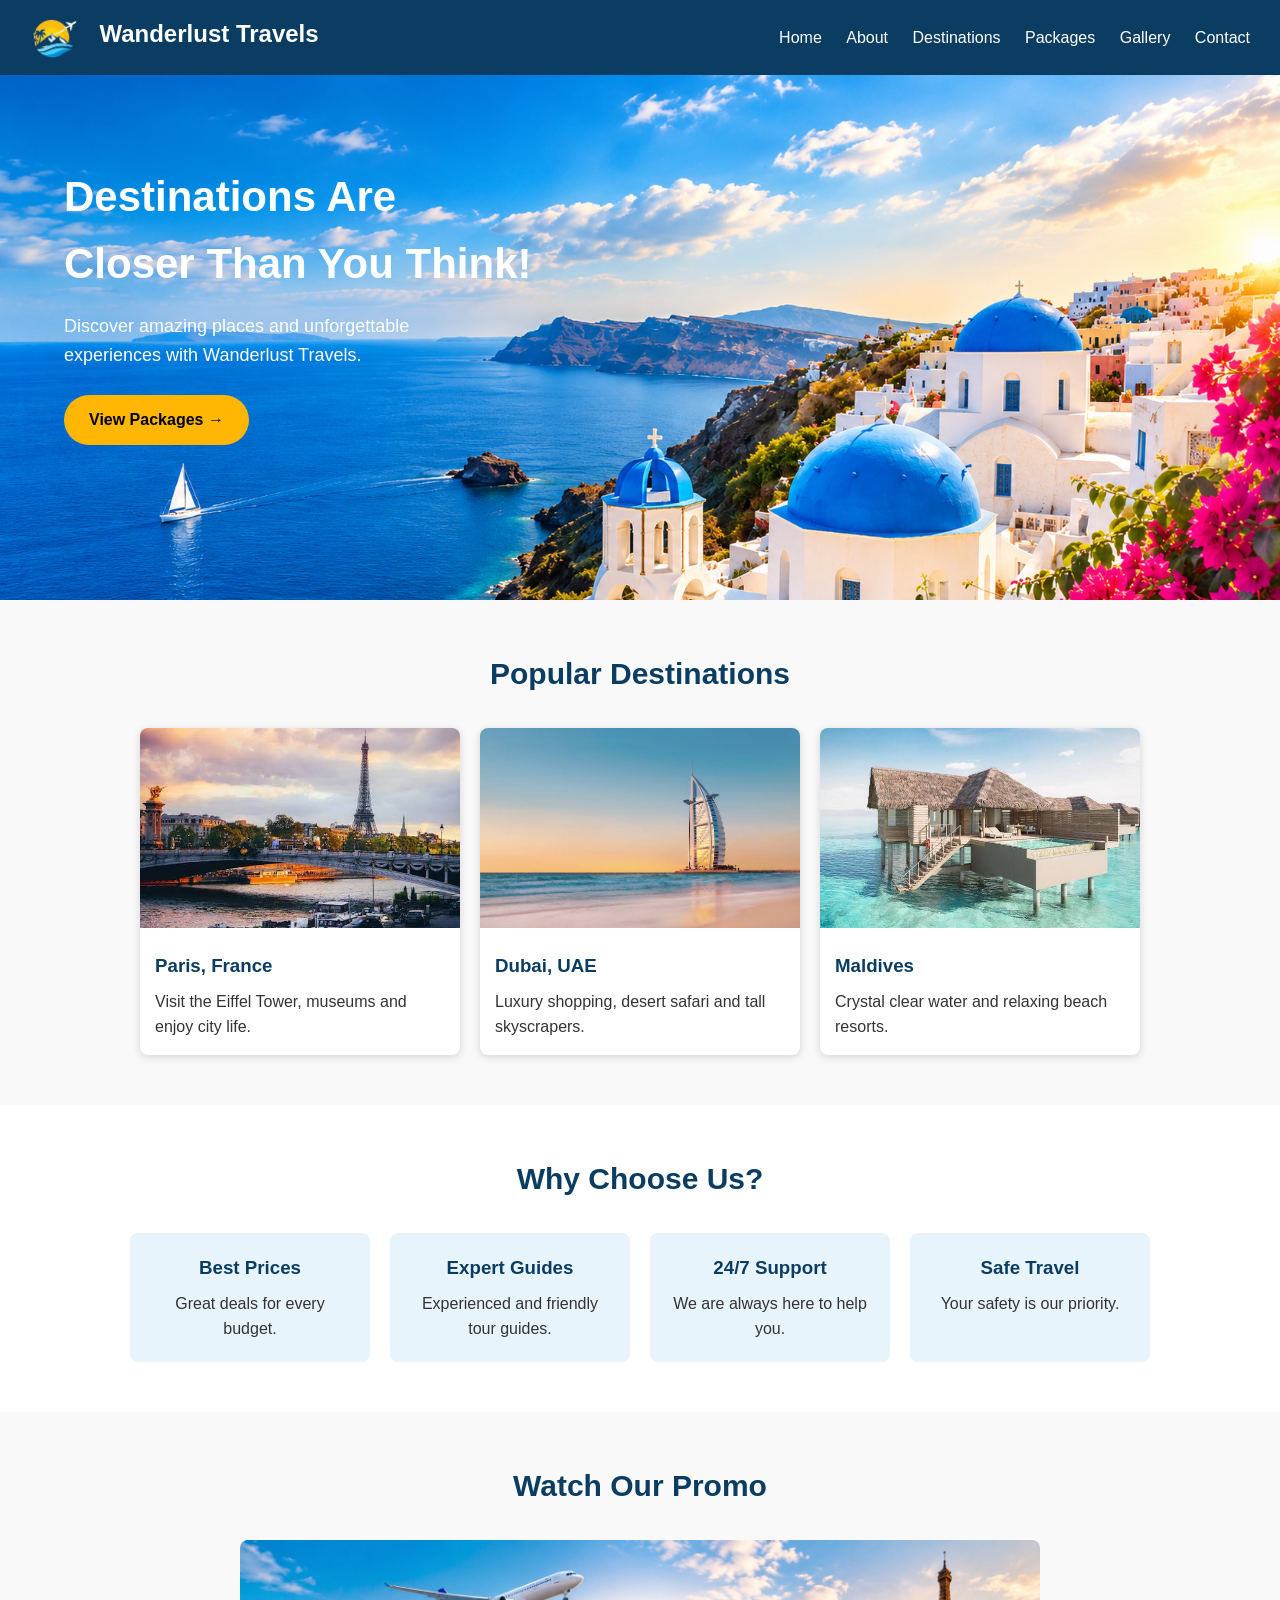
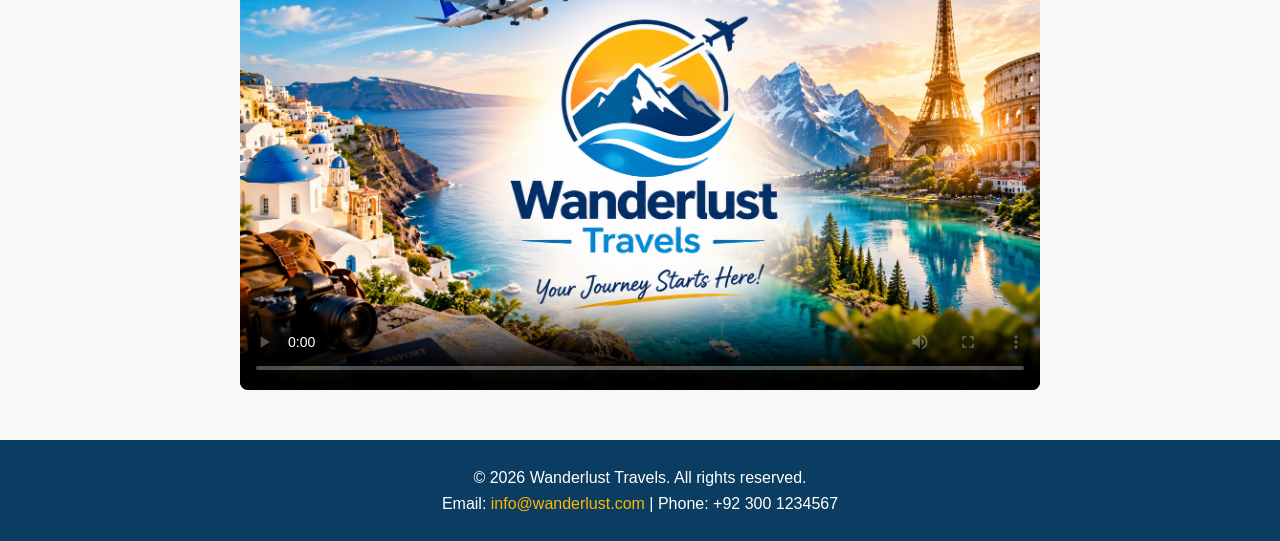
<file: travel-agency/index.html>
<!DOCTYPE html>
<html lang="en">
<head>
  <meta charset="UTF-8">
  <meta name="viewport" content="width=device-width, initial-scale=1.0">
  <title>Wanderlust Travels | Home</title>
  <link rel="shortcut icon" href="../images/logo.png">
  <link rel="stylesheet" href="../css/style.css">

  <style>
    .page {
      width: 100%;
      height: 600px;
      text-align: left;
      background-image: url(../images/bg-image.png);
      background-size: cover;
      background-repeat: no-repeat;
      padding: 163px 64px;
    }

    .why-box {
      display: flex;
      flex-wrap: wrap;
      gap: 20px;
      justify-content: center;
    }

    .why-item {
      background-color: #e8f4fb;
      width: 240px;
      padding: 20px;
      text-align: center;
      border-radius: 8px;
    }

    .why-item h3 {
      color: #0b3d62;
      margin-bottom: 8px;
    }
  </style>
</head>
<body>

  <header style="position: fixed; width: 100%; z-index: 9999;">
    <div class="logo">
      <img src="../images/logo2.png">
      Wanderlust Travels
    </div>
    <nav>
      <a href="index.html">Home</a>
      <a href="about.html">About</a>
      <a href="destinations.html">Destinations</a>
      <a href="packages.html">Packages</a>
      <a href="gallery.html">Gallery</a>
      <a href="contact.html">Contact</a>
    </nav>
  </header>

  <div class="page">
    <h1>Destinations Are <br>Closer Than You Think!</h1>
    <p>Discover amazing places and unforgettable <br> experiences with Wanderlust Travels.</p>
    <a href="packages.html" class="btn" style="border-radius: 40px;">View Packages  &rarr;</a>
  </div>

  <section>
    <div class="container">
      <h2>Popular Destinations</h2>
      <div class="card-box">

        <div class="card">
          <img src="../images/paris.jpg" alt="Paris">
          <div class="card-content">
            <h3>Paris, France</h3>
            <p>Visit the Eiffel Tower, museums and enjoy city life.</p>
          </div>
        </div>

        <div class="card">
          <img src="../images/dubai.jpg" alt="Dubai">
          <div class="card-content">
            <h3>Dubai, UAE</h3>
            <p>Luxury shopping, desert safari and tall skyscrapers.</p>
          </div>
        </div>

        <div class="card">
          <img src="../images/Maldives.jpg" alt="Maldives">
          <div class="card-content">
            <h3>Maldives</h3>
            <p>Crystal clear water and relaxing beach resorts.</p>
          </div>
        </div>

      </div>
    </div>
  </section>

  <section style="background-color: #ffffff;">
    <div class="container">
      <h2>Why Choose Us?</h2>
      <div class="why-box">
        <div class="why-item">
          <h3>Best Prices</h3>
          <p>Great deals for every budget.</p>
        </div>
        <div class="why-item">
          <h3>Expert Guides</h3>
          <p>Experienced and friendly tour guides.</p>
        </div>
        <div class="why-item">
          <h3>24/7 Support</h3>
          <p>We are always here to help you.</p>
        </div>
        <div class="why-item">
          <h3>Safe Travel</h3>
          <p>Your safety is our priority.</p>
        </div>
      </div>
    </div>
  </section>

  <section>
    <div class="container">
      <h2>Watch Our Promo</h2>
      <video src="../videos/promo_video.mp4" controls poster="../images/wanderlust_travels.png"></video>
    </div>
  </section>

  <footer>
    <p>&copy; 2026 Wanderlust Travels. All rights reserved.</p>
    <p>Email: <a href="mailto:info@wanderlust.com">info@wanderlust.com</a> | Phone: +92 300 1234567</p>
  </footer>

</body>
</html>
</file>
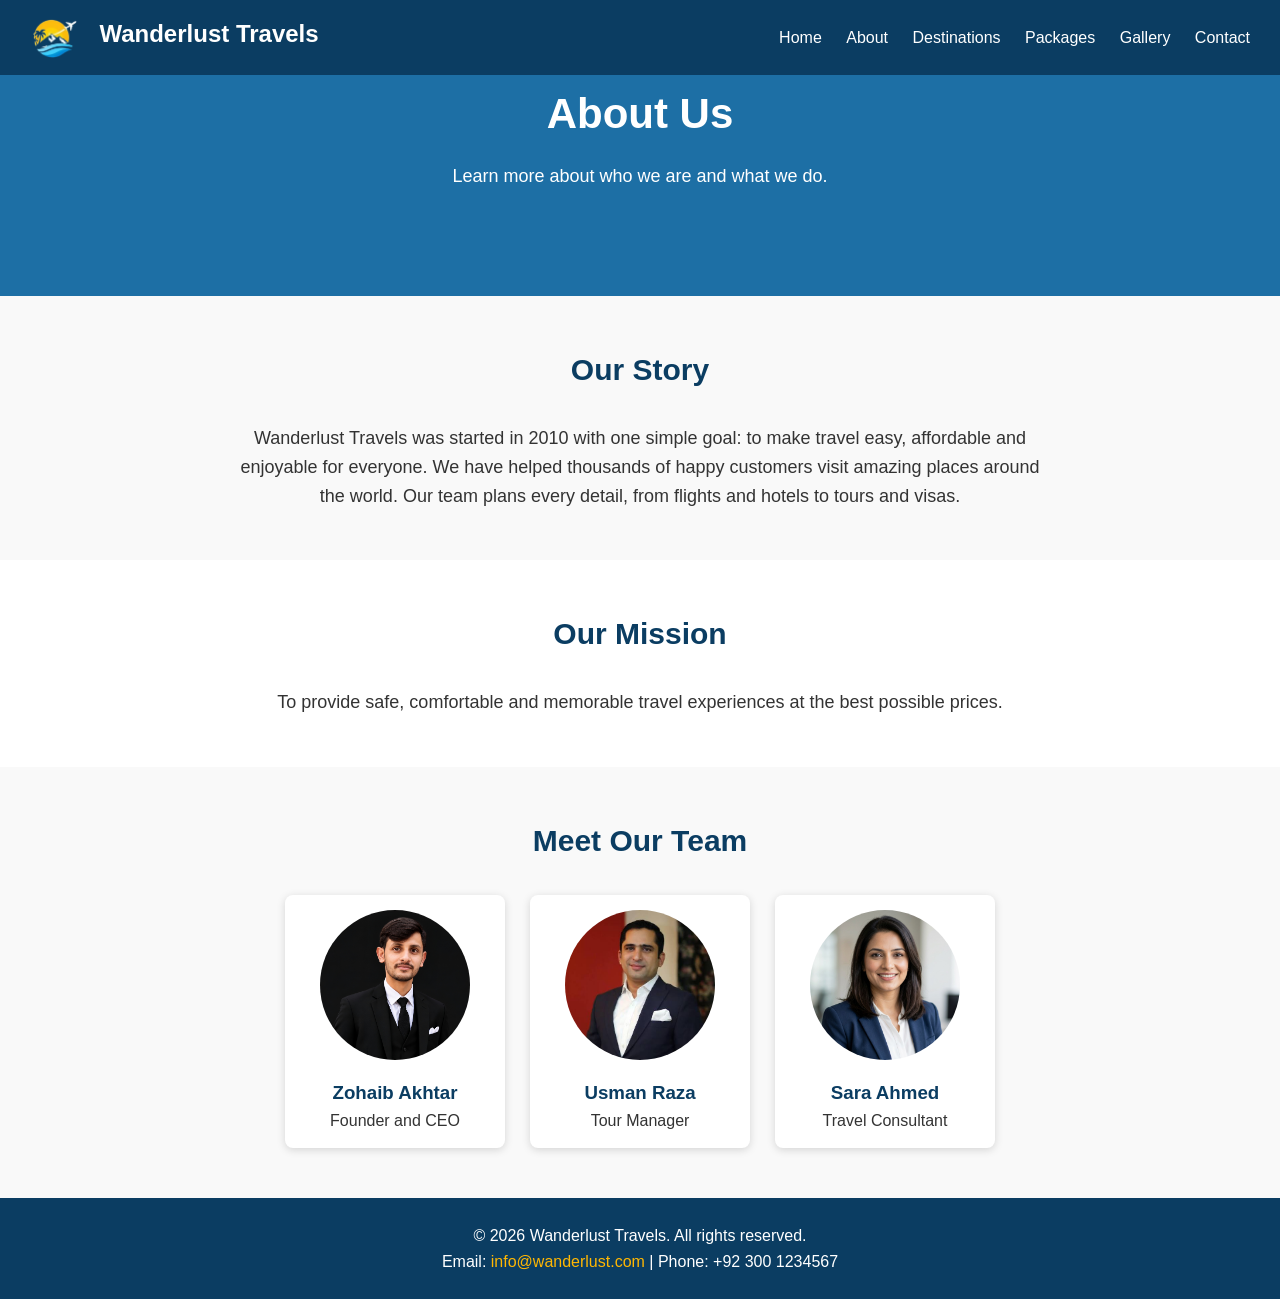
<file: travel-agency/about.html>
<!DOCTYPE html>
<html lang="en">
<head>
  <meta charset="UTF-8">
  <meta name="viewport" content="width=device-width, initial-scale=1.0">
  <title>About Us | Wanderlust Travels</title>
  <link rel="shortcut icon" href="../images/logo.png">  
  <link rel="stylesheet" href="../css/style.css">

  <style>
    .about-text {
      max-width: 800px;
      margin: auto;
      text-align: center;
      font-size: 18px;
    }

    .team-box {
      display: flex;
      gap: 25px;
      justify-content: center;
    }

    .team-member {
      width: 220px;
      text-align: center;
      background-color: white;
      padding: 15px;
      border-radius: 8px;
      box-shadow: 0 2px 8px rgba(0, 0, 0, 0.15);
    }

    .team-member:hover {
      transform: translateY(-10px);
      box-shadow: 0 10px 25px rgba(0, 0, 0, 0.2);
    }

    .team-member img {
      width: 150px;
      height: 150px;
      border-radius: 50%;
      object-fit: cover;
    }

    .team-member h3 {
      margin-top: 10px;
      color: #0b3d62;
    }
  </style>
</head>
<body>

  <header style="position: fixed; width: 100%; z-index: 9999;">
    <div class="logo">
      <img src="../images/logo2.png">
      Wanderlust Travels
    </div>
    <nav>
      <a href="index.html">Home</a>
      <a href="about.html">About</a>
      <a href="destinations.html">Destinations</a>
      <a href="packages.html">Packages</a>
      <a href="gallery.html">Gallery</a>
      <a href="contact.html">Contact</a>
    </nav>
  </header>

  <div class="page">
    <h1>About Us</h1>
    <p>Learn more about who we are and what we do.</p>
  </div>

  <section>
    <div class="container">
      <h2>Our Story</h2>
      <p class="about-text">
        Wanderlust Travels was started in 2010 with one simple goal: to make travel easy,
        affordable and enjoyable for everyone. We have helped thousands of happy customers
        visit amazing places around the world. Our team plans every detail, from flights and
        hotels to tours and visas.
      </p>
    </div>
  </section>

  <section style="background-color: #ffffff;">
    <div class="container">
      <h2>Our Mission</h2>
      <p class="about-text">
        To provide safe, comfortable and memorable travel experiences at the best possible prices.
      </p>
    </div>
  </section>

  <section>
    <div class="container">
      <h2>Meet Our Team</h2>
      <div class="team-box">

        <div class="team-member">
          <img src="../images/Zohaib.jpg" alt="Team member 1">
          <h3>Zohaib Akhtar</h3>
          <p>Founder and CEO</p>
        </div>

        <div class="team-member">
          <img src="../images/Usman.jpg" alt="Team member 2">
          <h3>Usman Raza</h3>
          <p>Tour Manager</p>
        </div>

        <div class="team-member">
          <img src="../images/Sara.jpg" alt="Team member 3">
          <h3>Sara Ahmed</h3>
          <p>Travel Consultant</p>
        </div>

      </div>
    </div>
  </section>

  <footer>
    <p>&copy; 2026 Wanderlust Travels. All rights reserved.</p>
    <p>Email: <a href="mailto:info@wanderlust.com">info@wanderlust.com</a> | Phone: +92 300 1234567</p>
  </footer>

</body>
</html>
</file>
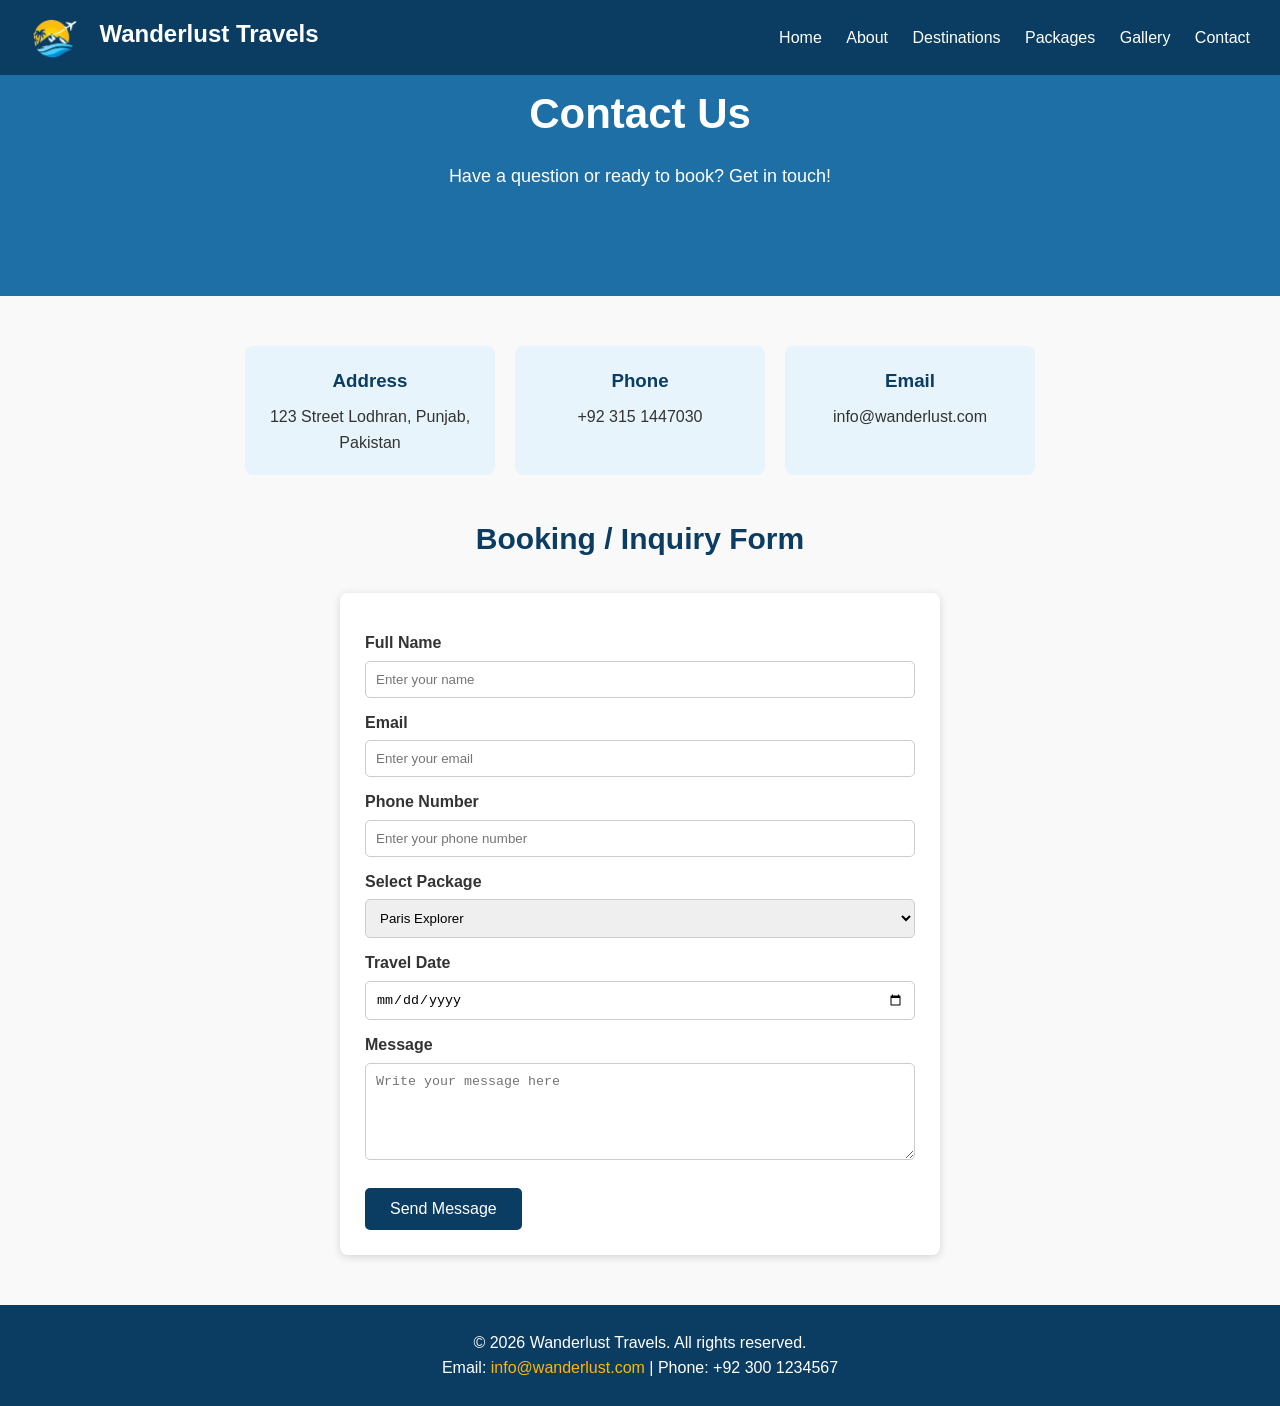
<file: travel-agency/contact.html>
<!DOCTYPE html>
<html lang="en">
<head>
  <meta charset="UTF-8">
  <meta name="viewport" content="width=device-width, initial-scale=1.0">
  <title>Contact Us | Wanderlust Travels</title>
  <link rel="shortcut icon" href="../images/logo.png">
  <link rel="stylesheet" href="../css/style.css">

  <style>
    .contact-info {
      display: flex;
      flex-wrap: wrap;
      gap: 20px;
      justify-content: center;
      margin-bottom: 40px;
    }

    .info-box {
      background-color: #e8f4fb;
      width: 250px;
      padding: 20px;
      text-align: center;
      border-radius: 8px;
    }

    .info-box h3 {
      color: #0b3d62;
      margin-bottom: 8px;
    } 
  </style>
</head>
<body>

  <header style="position: fixed; width: 100%; z-index: 9999;">
    <div class="logo">
      <img src="../images/logo2.png">
      Wanderlust Travels
    </div>
    <nav>
      <a href="index.html">Home</a>
      <a href="about.html">About</a>
      <a href="destinations.html">Destinations</a>
      <a href="packages.html">Packages</a>
      <a href="gallery.html">Gallery</a>
      <a href="contact.html">Contact</a>
    </nav>
  </header>

  <div class="page">
    <h1>Contact Us</h1>
    <p>Have a question or ready to book? Get in touch!</p>
  </div>

  <section>
    <div class="container">

      <div class="contact-info">
        <div class="info-box">
          <h3>Address</h3>
          <p>123 Street Lodhran, Punjab, Pakistan</p>
        </div>
        <div class="info-box">
          <h3>Phone</h3>
          <p>+92 315 1447030</p>
        </div>
        <div class="info-box">
          <h3>Email</h3>
          <p>info@wanderlust.com</p>
        </div>
      </div>

      <h2>Booking / Inquiry Form</h2>
      <form action="#" method="post">

        <label for="name">Full Name</label>
        <input type="text" id="name" name="name" placeholder="Enter your name" required>

        <label for="email">Email</label>
        <input type="email" id="email" name="email" placeholder="Enter your email" required>

        <label for="phone">Phone Number</label>
        <input type="tel" id="phone" name="phone" placeholder="Enter your phone number">

        <label for="package">Select Package</label>
        <select id="package" name="package">
          <option>Paris Explorer</option>
          <option>Dubai Delight</option>
          <option>Maldives Escape</option>
          <option>Custom Package</option>
        </select>

        <label for="date">Travel Date</label>
        <input type="date" id="date" name="date">

        <label for="message">Message</label>
        <textarea id="message" name="message" rows="5" placeholder="Write your message here"></textarea>

        <button type="submit">Send Message</button>
      </form>

    </div>
  </section>

  <footer>
    <p>&copy; 2026 Wanderlust Travels. All rights reserved.</p>
    <p>Email: <a href="mailto:info@wanderlust.com">info@wanderlust.com</a> | Phone: +92 300 1234567</p>
  </footer>

</body>
</html>
</file>
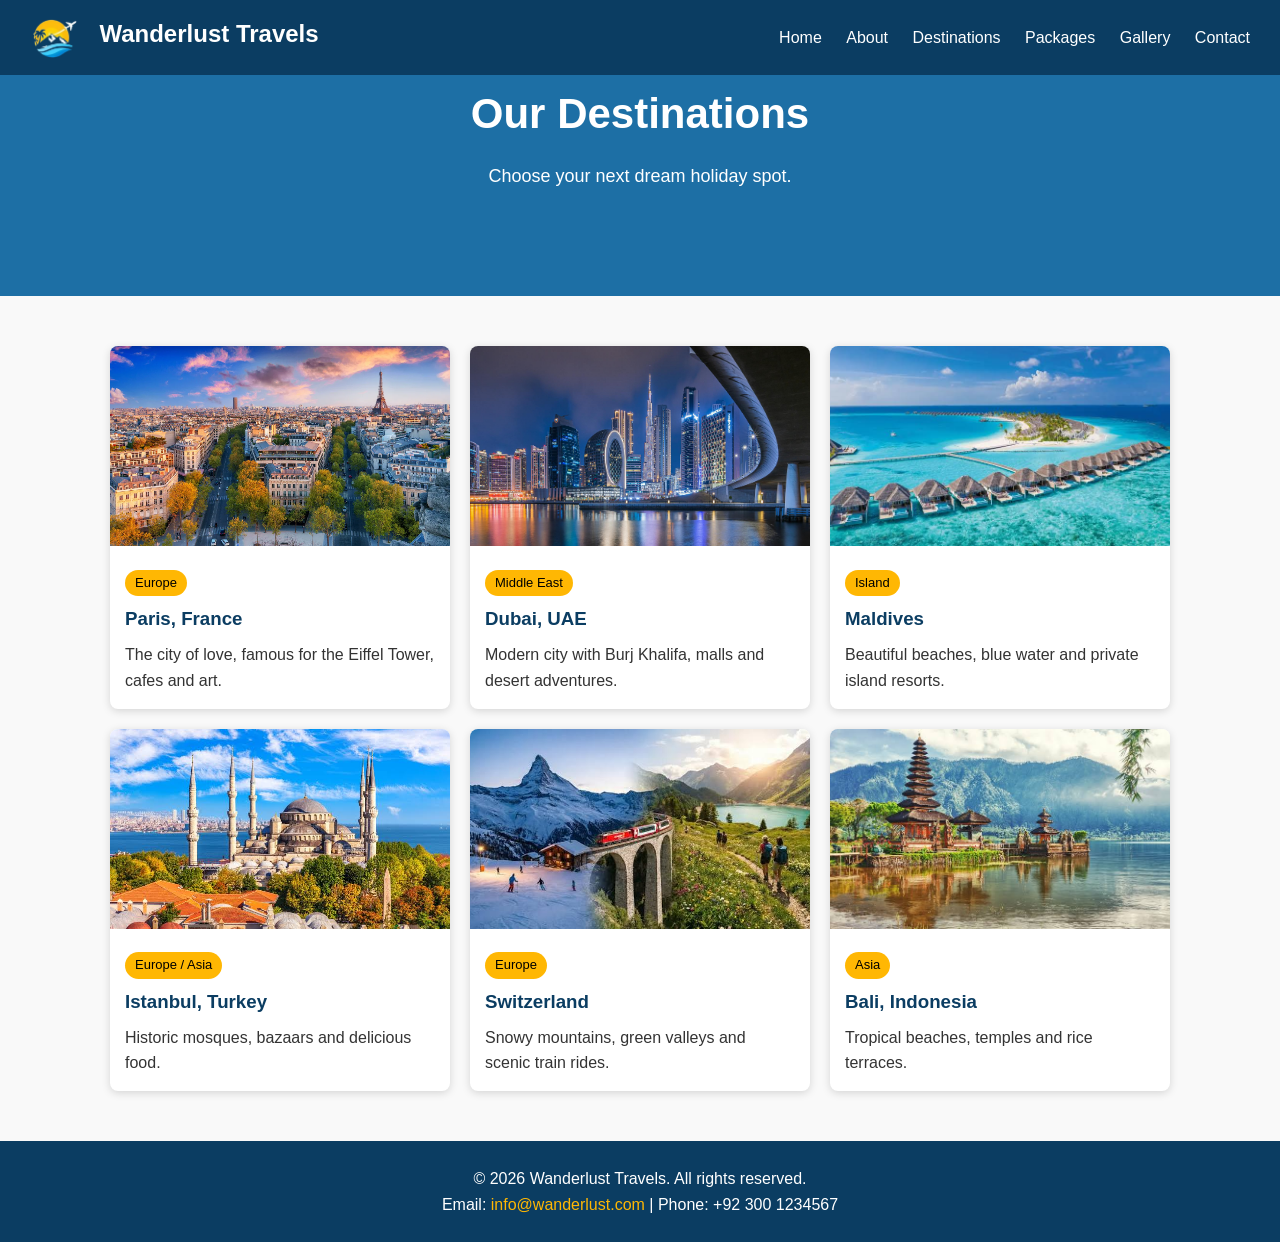
<file: travel-agency/destinations.html>
<!DOCTYPE html>
<html lang="en">
<head>
  <meta charset="UTF-8">
  <meta name="viewport" content="width=device-width, initial-scale=1.0">
  <title>Destinations | Wanderlust Travels</title>
  <link rel="shortcut icon" href="../images/logo.png">
  <link rel="stylesheet" href="../css/style.css">

  <style>
    .tag {
      display: inline-block;
      background-color: #ffb703;
      color: #000;
      font-size: 13px;
      padding: 3px 10px;
      border-radius: 20px;
      margin-bottom: 8px;
    }

    .card {
      width: 340px;
    }
  </style>
</head>
<body>

  <header style="position: fixed; width: 100%; z-index: 10;">
    <div class="logo">
      <img src="../images/logo2.png">
      Wanderlust Travels
    </div>
    <nav>
      <a href="index.html">Home</a>
      <a href="about.html">About</a>
      <a href="destinations.html">Destinations</a>
      <a href="packages.html">Packages</a>
      <a href="gallery.html">Gallery</a>
      <a href="contact.html">Contact</a>
    </nav>
  </header>

  <div class="page">
    <h1>Our Destinations</h1>
    <p>Choose your next dream holiday spot.</p>
  </div>

  <section>
    <div class="container">
      <div class="card-box">

        <div class="card">
          <img src="../images/Paris2.webp" alt="Paris">
          <div class="card-content">
            <span class="tag">Europe</span>
            <h3>Paris, France</h3>
            <p>The city of love, famous for the Eiffel Tower, cafes and art.</p>
          </div>
        </div>

        <div class="card">
          <img src="../images/dubai2.jpg" alt="Dubai">
          <div class="card-content">
            <span class="tag">Middle East</span>
            <h3>Dubai, UAE</h3>
            <p>Modern city with Burj Khalifa, malls and desert adventures.</p>
          </div>
        </div>

        <div class="card">
          <img src="../images/Maldives2.jpg" alt="Maldives">
          <div class="card-content">
            <span class="tag">Island</span>
            <h3>Maldives</h3>
            <p>Beautiful beaches, blue water and private island resorts.</p>
          </div>
        </div>

        <div class="card">
          <img src="../images/Istanbul, Turkey.jpg" alt="Turkey">
          <div class="card-content">
            <span class="tag">Europe / Asia</span>
            <h3>Istanbul, Turkey</h3>
            <p>Historic mosques, bazaars and delicious food.</p>
          </div>
        </div>

        <div class="card">
          <img src="../images/Switzerland.jpg" alt="Switzerland">
          <div class="card-content">
            <span class="tag">Europe</span>
            <h3>Switzerland</h3>
            <p>Snowy mountains, green valleys and scenic train rides.</p>
          </div>
        </div>

        <div class="card">
          <img src="../images/Bali, Indonesia.jpg" alt="Bali">
          <div class="card-content">
            <span class="tag">Asia</span>
            <h3>Bali, Indonesia</h3>
            <p>Tropical beaches, temples and rice terraces.</p>
          </div>
        </div>

      </div>
    </div>
  </section>

  <footer>
    <p>&copy; 2026 Wanderlust Travels. All rights reserved.</p>
    <p>Email: <a href="mailto:info@wanderlust.com">info@wanderlust.com</a> | Phone: +92 300 1234567</p>
  </footer>

</body>
</html>
</file>
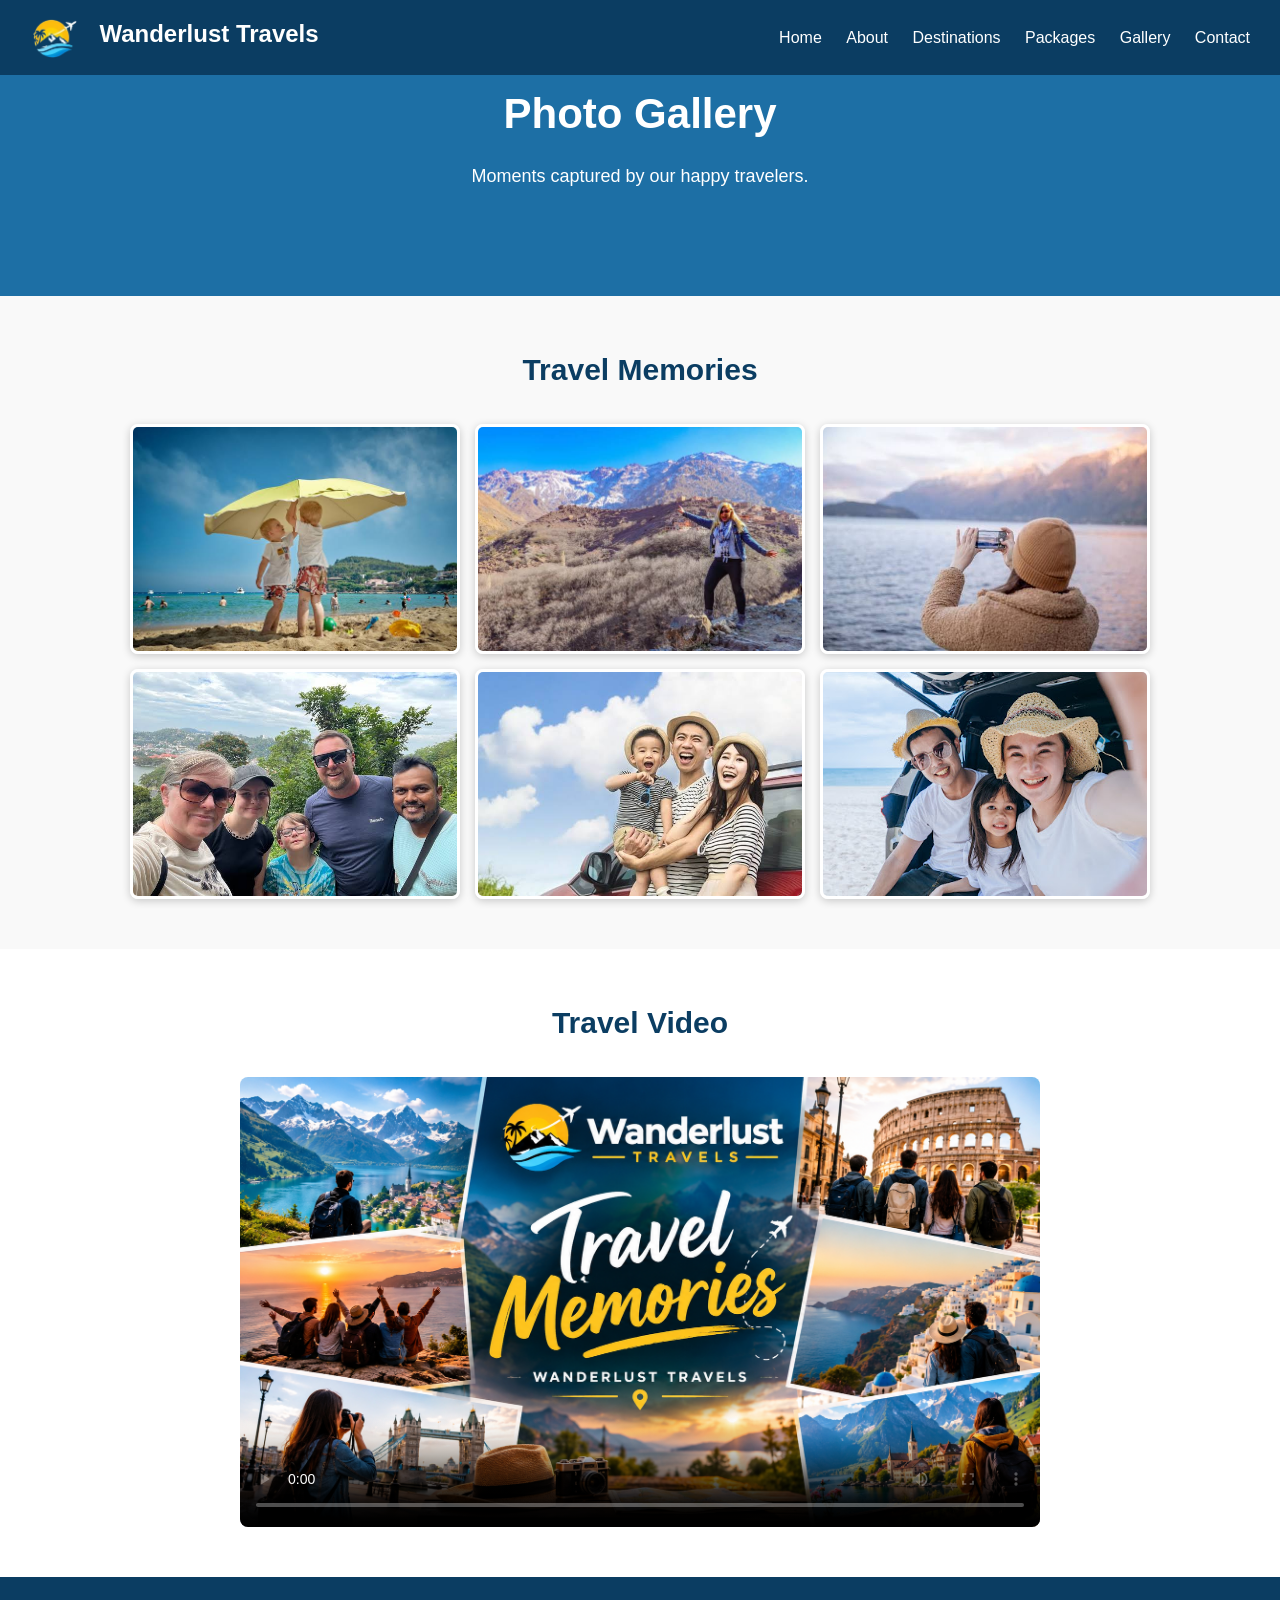
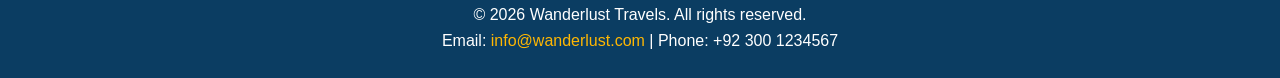
<file: travel-agency/gallery.html>
<!DOCTYPE html>
<html lang="en">
<head>
  <meta charset="UTF-8">
  <meta name="viewport" content="width=device-width, initial-scale=1.0">
  <title>Gallery | Wanderlust Travels</title>
  <link rel="stylesheet" href="../css/style.css">
  <style>
    .gallery {
      display: flex;
      flex-wrap: wrap;
      gap: 15px;
      justify-content: center;
    }

    .gallery img {
      width: 330px;
      height: 230px;
      object-fit: cover;
      border-radius: 8px;
      border: 3px solid white;
      box-shadow: 0 2px 8px rgba(0, 0, 0, 0.2);
    }

    .gallery img:hover {
      border-color: #ffb703;
    }
  </style>
</head>
<body>

  <header style="position: fixed; width: 100%; z-index: 9999;">
    <div class="logo">
      <img src="../images/logo2.png">
      Wanderlust Travels
    </div>
    <nav>
      <a href="index.html">Home</a>
      <a href="about.html">About</a>
      <a href="destinations.html">Destinations</a>
      <a href="packages.html">Packages</a>
      <a href="gallery.html">Gallery</a>
      <a href="contact.html">Contact</a>
    </nav>
  </header>

  <div class="page">
    <h1>Photo Gallery</h1>
    <p>Moments captured by our happy travelers.</p>
  </div>

  <section>
    <div class="container">
      <h2>Travel Memories</h2>
      <div class="gallery">
        <img src="../images/mem1.jpg">
        <img src="../images/mem2.jpg">
        <img src="../images/mem3.jpg">
        <img src="../images/mem4.jpg">
        <img src="../images/mem5.jpg">
        <img src="../images/mem6.jpg">
      </div>
    </div>
  </section>

  <section style="background-color: #ffffff;">
    <div class="container">
      <h2>Travel Video</h2>
      <video src="../videos/tour_memories.mp4" controls poster="../images/travel_memories.png"></video>
    </div>
  </section>

  <footer>
    <p>&copy; 2026 Wanderlust Travels. All rights reserved.</p>
    <p>Email: <a href="mailto:info@wanderlust.com">info@wanderlust.com</a> | Phone: +92 300 1234567</p>
  </footer>

</body>
</html>
</file>
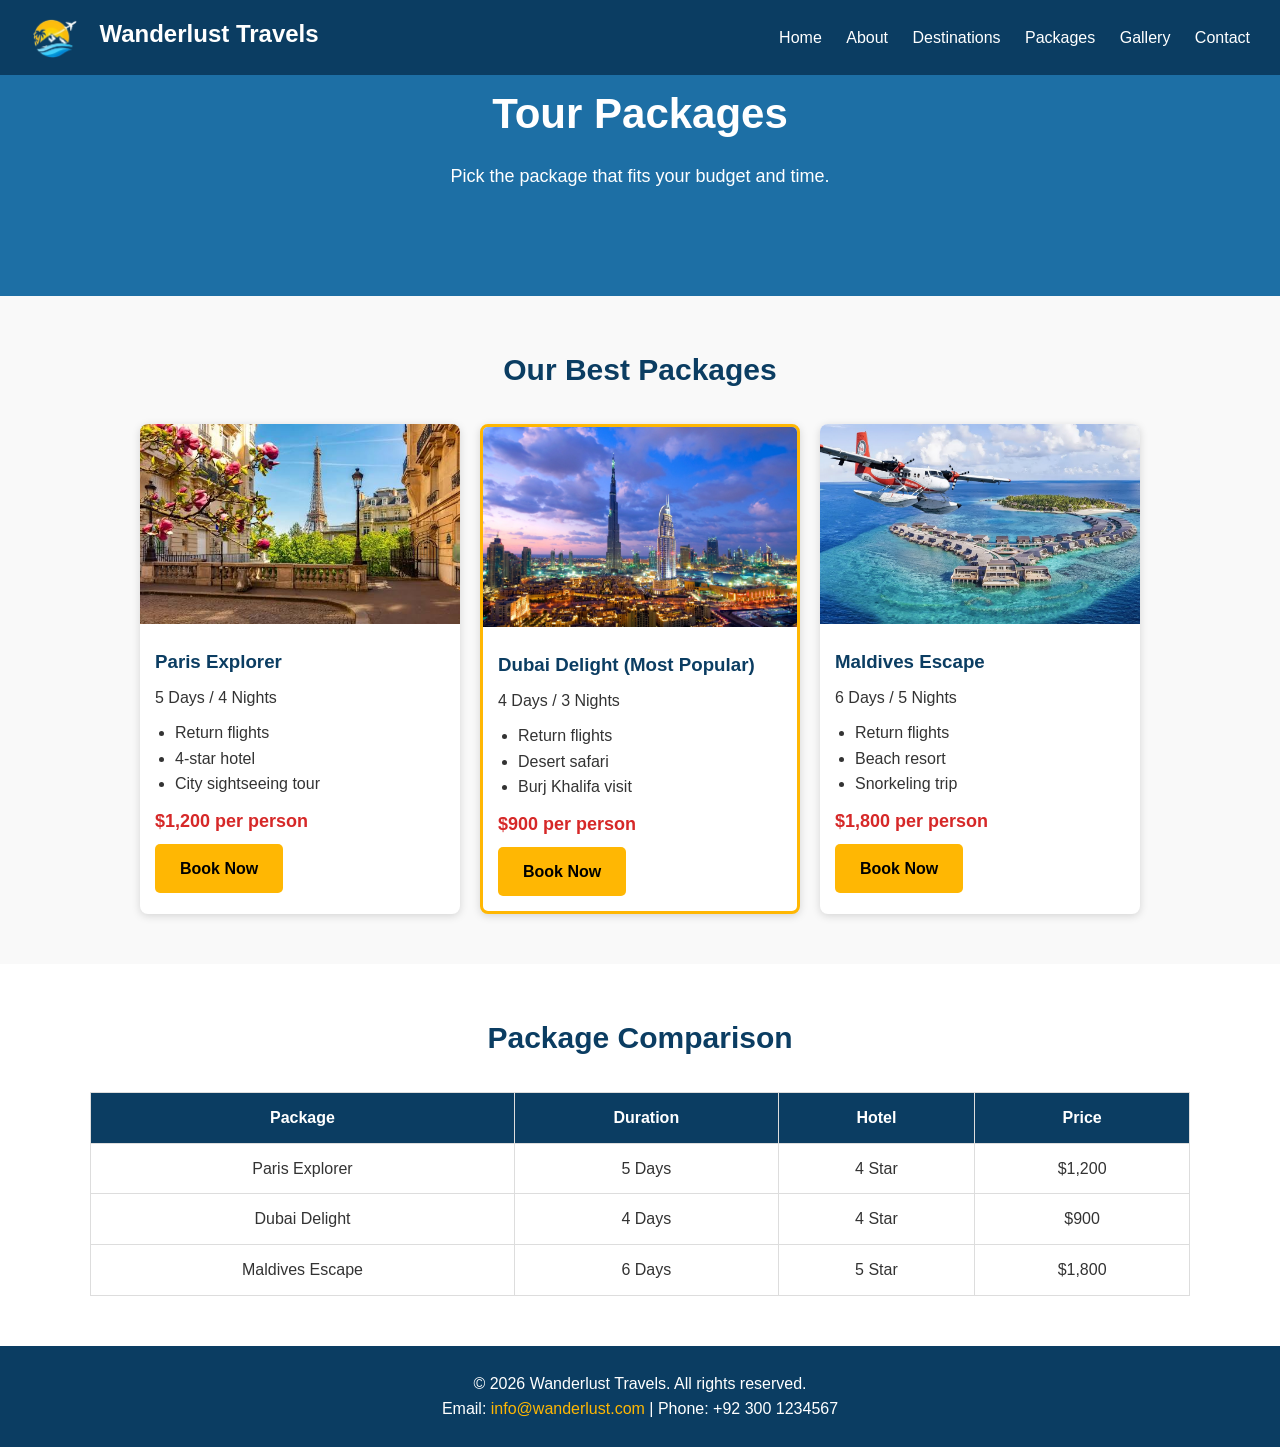
<file: travel-agency/packages.html>
<!DOCTYPE html>
<html lang="en">
<head>
  <meta charset="UTF-8">
  <meta name="viewport" content="width=device-width, initial-scale=1.0">
  <title>Packages | Wanderlust Travels</title>
  <link rel="shortcut icon" href="../images/logo.png">
  <link rel="stylesheet" href="../css/style.css">

  <style>
    .card ul {
      margin: 10px 0 10px 20px;
    }

    .popular {
      border: 3px solid #ffb703;
    }
  </style>
</head>
<body>

  <header style="position: fixed; width: 100%; z-index: 9999;">
    <div class="logo">
      <img src="../images/logo2.png">
      Wanderlust Travels
    </div>
    <nav>
      <a href="index.html">Home</a>
      <a href="about.html">About</a>
      <a href="destinations.html">Destinations</a>
      <a href="packages.html">Packages</a>
      <a href="gallery.html">Gallery</a>
      <a href="contact.html">Contact</a>
    </nav>
  </header>

  <div class="page">
    <h1>Tour Packages</h1>
    <p>Pick the package that fits your budget and time.</p>
  </div>

  <section>
    <div class="container">
      <h2>Our Best Packages</h2>
      <div class="card-box">

        <div class="card">
          <img src="../images/paris2.jpg" alt="Paris package">
          <div class="card-content">
            <h3>Paris Explorer</h3>
            <p>5 Days / 4 Nights</p>
            <ul>
              <li>Return flights</li>
              <li>4-star hotel</li>
              <li>City sightseeing tour</li>
            </ul>
            <p class="price">$1,200 per person</p>
            <a href="contact.html" class="btn">Book Now</a>
          </div>
        </div>

        <div class="card popular">
          <img src="../images/dubai2.webp" alt="Dubai package">
          <div class="card-content">
            <h3>Dubai Delight (Most Popular)</h3>
            <p>4 Days / 3 Nights</p>
            <ul>
              <li>Return flights</li>
              <li>Desert safari</li>
              <li>Burj Khalifa visit</li>
            </ul>
            <p class="price">$900 per person</p>
            <a href="contact.html" class="btn">Book Now</a>
          </div>
        </div>

        <div class="card">
          <img src="../images/Maldives3.jpg" alt="Maldives package">
          <div class="card-content">
            <h3>Maldives Escape</h3>
            <p>6 Days / 5 Nights</p>
            <ul>
              <li>Return flights</li>
              <li>Beach resort</li>
              <li>Snorkeling trip</li>
            </ul>
            <p class="price">$1,800 per person</p>
            <a href="contact.html" class="btn">Book Now</a>
          </div>
        </div>

      </div>
    </div>
  </section>

  <section class="table-section" style="background-color: #ffffff;">
    <div class="container">
      <h2>Package Comparison</h2>
      <table>
        <tr>
          <th>Package</th>
          <th>Duration</th>
          <th>Hotel</th>
          <th>Price</th>
        </tr>
        <tr>
          <td>Paris Explorer</td>
          <td>5 Days</td>
          <td>4 Star</td>
          <td>$1,200</td>
        </tr>
        <tr>
          <td>Dubai Delight</td>
          <td>4 Days</td>
          <td>4 Star</td>
          <td>$900</td>
        </tr>
        <tr>
          <td>Maldives Escape</td>
          <td>6 Days</td>
          <td>5 Star</td>
          <td>$1,800</td>
        </tr>
      </table>
    </div>
  </section>

  <footer>
    <p>&copy; 2026 Wanderlust Travels. All rights reserved.</p>
    <p>Email: <a href="mailto:info@wanderlust.com">info@wanderlust.com</a> | Phone: +92 300 1234567</p>
  </footer>

</body>
</html>
</file>
<file: css/style.css>
* {
  margin: 0;
  padding: 0;
  box-sizing: border-box;
}

body {
  font-family: Arial, sans-serif;
  line-height: 1.6;
  color: #333;
  background-color: #f9f9f9;
}

img {
  max-width: 100%;
}

a {
  text-decoration: none;
}

header {
  background-color: #0b3d62;
  padding: 15px 30px;
  display: flex;
  justify-content: space-between;
  align-items: center;
  flex-wrap: wrap;
}

.logo {
  display: flex;
  align-items: left;
  color: white;
  font-size: 24px;
  font-weight: bold;
}

.logo img {
  height: 45px;
  margin-right: 20px;
}

nav a {
  color: white;
  margin-left: 20px;
  font-size: 16px;
}

nav a:hover {
  color: #ffb703;
}

.page {
  background-color: #1d6fa5;
  color: white;
  text-align: center;
  padding: 80px 20px;
}

.page h1 {
  font-size: 42px;
  margin-bottom: 15px;
}

.page p {
  font-size: 18px;
  margin-bottom: 25px;
}

.btn {
  display: inline-block;
  background-color: #ffb703;
  color: #000;
  padding: 12px 25px;
  border-radius: 5px;
  font-weight: bold;
}

.btn:hover {
  background-color: #fb8500;
}

section {
  padding: 50px 30px;
}

section h2 {
  text-align: center;
  color: #0b3d62;
  margin-bottom: 30px;
  font-size: 30px;
}

.container {
  max-width: 1100px;
  margin: auto;
}

.card-box {
  display: flex;
  flex-wrap: wrap;
  gap: 20px;
  justify-content: center;
}

.card {
  background-color: white;
  width: 320px;
  border-radius: 8px;
  box-shadow: 0 2px 8px rgba(0, 0, 0, 0.15);
  overflow: hidden;
}

.card:hover{
  transform: translateY(-10px);
  box-shadow: 0 10px 25px rgba(0, 0, 0, 0.2);
}

.card img {
  width: 100%;
  height: 200px;
  object-fit: cover;
}

.card-content {
  padding: 15px;
}

.card-content h3 {
  color: #0b3d62;
  margin-bottom: 8px;
}

.price {
  color: #d62828;
  font-weight: bold;
  font-size: 18px;
  margin: 8px 0;
}

video {
  width: 100%;
  max-width: 800px;
  display: block;
  margin: auto;
  border-radius: 8px;
}

form {
  max-width: 600px;
  margin: auto;
  background-color: white;
  padding: 25px;
  border-radius: 8px;
  box-shadow: 0 2px 8px rgba(0, 0, 0, 0.15);
}

form label {
  display: block;
  margin-top: 12px;
  font-weight: bold;
}

form input,
form select,
form textarea {
  width: 100%;
  padding: 10px;
  margin-top: 5px;
  border: 1px solid #ccc;
  border-radius: 5px;
}

form button {
  margin-top: 20px;
  background-color: #0b3d62;
  color: white;
  border: none;
  padding: 12px 25px;
  border-radius: 5px;
  cursor: pointer;
  font-size: 16px;
}

form button:hover {
  background-color: #1d6fa5;
}

table {
  width: 100%;
  border-collapse: collapse;
  background-color: white;
}

th, td {
  border: 1px solid #ddd;
  padding: 12px;
  text-align: center;
}

th {
  background-color: #0b3d62;
  color: white;
}

footer {
  background-color: #0b3d62;
  color: white;
  text-align: center;
  padding: 25px 20px;
}

footer a {
  color: #ffb703;
}

@media (max-width: 700px) {
  header {
    flex-direction: column;
  }

  nav {
    margin-top: 10px;
  }

  nav a {
    margin: 0 8px;
  }

  .page h1 {
    font-size: 30px;
  }
}
</file>
